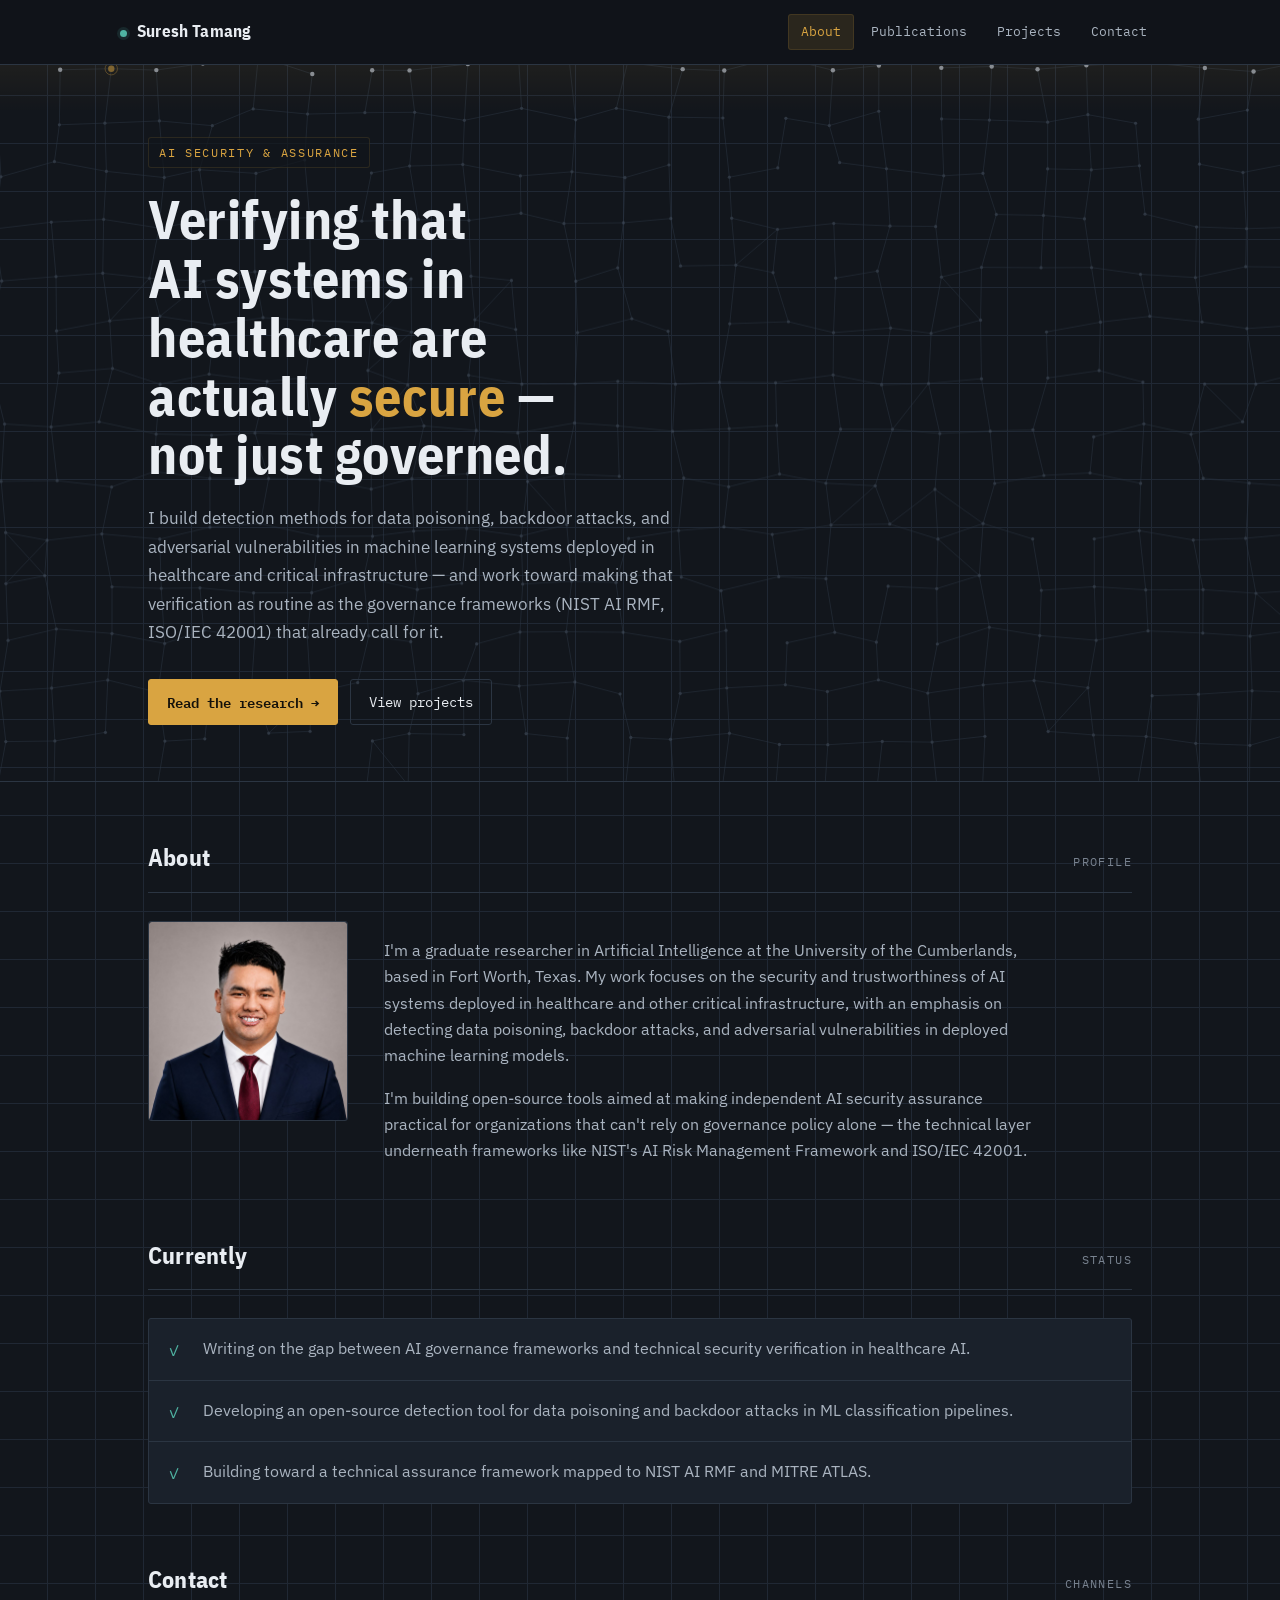
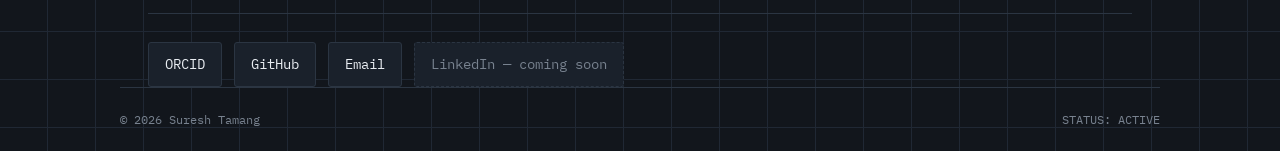
<file: index.html>
<!DOCTYPE html>
<html lang="en">
<head>
<meta charset="UTF-8">
<meta name="viewport" content="width=device-width, initial-scale=1.0">
<title>Suresh Tamang</title>
<meta name="description" content="Suresh Tamang — AI security and assurance research: detecting data poisoning, backdoor attacks, and adversarial vulnerabilities in AI systems deployed in healthcare and critical infrastructure.">
<link rel="preconnect" href="https://fonts.googleapis.com">
<link rel="preconnect" href="https://fonts.gstatic.com" crossorigin>
<link href="https://fonts.googleapis.com/css2?family=IBM+Plex+Mono:wght@400;500;600&family=IBM+Plex+Sans:wght@400;500;600;700&family=IBM+Plex+Sans+Condensed:wght@600;700&display=swap" rel="stylesheet">
<link rel="stylesheet" href="style.css?v=3">
</head>
<body>

<header class="console-header">
  <div class="wrap bar">
    <a class="id" href="index.html">
      <span class="status-dot" aria-hidden="true"></span>
      <span class="name">Suresh Tamang</span>
    </a>
    <nav>
      <a href="index.html" class="active">About</a>
      <a href="writing.html">Publications</a>
      <a href="projects.html">Projects</a>
      <a href="#contact">Contact</a>
    </nav>
  </div>
</header>

<section class="scan-panel">
  <canvas data-scan aria-hidden="true"></canvas>
  <div class="wrap">
    <span class="eyebrow">AI security &amp; assurance</span>
    <h1 class="hero-title">Verifying that AI systems in healthcare are actually <span class="accent-word">secure</span> — not just governed.</h1>
    <p class="hero-lede">
      I build detection methods for data poisoning, backdoor attacks, and adversarial
      vulnerabilities in machine learning systems deployed in healthcare and critical
      infrastructure — and work toward making that verification as routine as the
      governance frameworks (NIST AI RMF, ISO/IEC 42001) that already call for it.
    </p>
    <div class="hero-actions">
      <a class="btn primary" href="writing.html">Read the research →</a>
      <a class="btn" href="projects.html">View projects</a>
    </div>
  </div>
</section>

<main class="wrap">

  <section class="section" id="about">
    <div class="section-head">
      <h2>About</h2>
      <span class="label">Profile</span>
    </div>
    <div class="about-grid">
      <div class="headshot-frame has-photo">
        <span class="bracket tl"></span><span class="bracket tr"></span>
        <span class="bracket bl"></span><span class="bracket br"></span>
        <img src="img/headshot.jpg" alt="Suresh Tamang" width="800" height="800" style="width:100%;height:100%;object-fit:cover;border-radius:var(--radius);display:block;">
      </div>
      <div class="about-body">
        <p>
          I'm a graduate researcher in Artificial Intelligence at the University of the
          Cumberlands, based in Fort Worth, Texas. My work focuses on the security and
          trustworthiness of AI systems deployed in healthcare and other critical
          infrastructure, with an emphasis on detecting data poisoning, backdoor attacks,
          and adversarial vulnerabilities in deployed machine learning models.
        </p>
        <p>
          I'm building open-source tools aimed at making independent AI security assurance
          practical for organizations that can't rely on governance policy alone — the
          technical layer underneath frameworks like NIST's AI Risk Management Framework
          and ISO/IEC 42001.
        </p>
      </div>
    </div>
  </section>

  <section class="section">
    <div class="section-head">
      <h2>Currently</h2>
      <span class="label">Status</span>
    </div>
    <div class="readout-list">
      <div class="row">
        <span class="tick">✓</span>
        <p>Writing on the gap between AI governance frameworks and technical security verification in healthcare AI.</p>
      </div>
      <div class="row">
        <span class="tick">✓</span>
        <p>Developing an open-source detection tool for data poisoning and backdoor attacks in ML classification pipelines.</p>
      </div>
      <div class="row">
        <span class="tick">✓</span>
        <p>Building toward a technical assurance framework mapped to NIST AI RMF and MITRE ATLAS.</p>
      </div>
    </div>
  </section>

  <section class="section" id="contact">
    <div class="section-head">
      <h2>Contact</h2>
      <span class="label">Channels</span>
    </div>
    <div class="contact-grid">
      <a class="contact-chip" href="https://orcid.org/0009-0003-0771-6626" target="_blank" rel="noopener">ORCID</a>
      <a class="contact-chip" href="https://github.com/tsurace37" target="_blank" rel="noopener">GitHub</a>
      <a class="contact-chip" href="mailto:tsurace37@users.noreply.github.com">Email</a>
      <span class="contact-chip is-pending" aria-disabled="true">LinkedIn — coming soon</span>
    </div>
  </section>

</main>

<footer class="console-footer wrap">
  <span>© 2026 Suresh Tamang</span>
  <span class="mono">STATUS: ACTIVE</span>
</footer>

<script src="scan.js"></script>
</body>
</html>
</file>
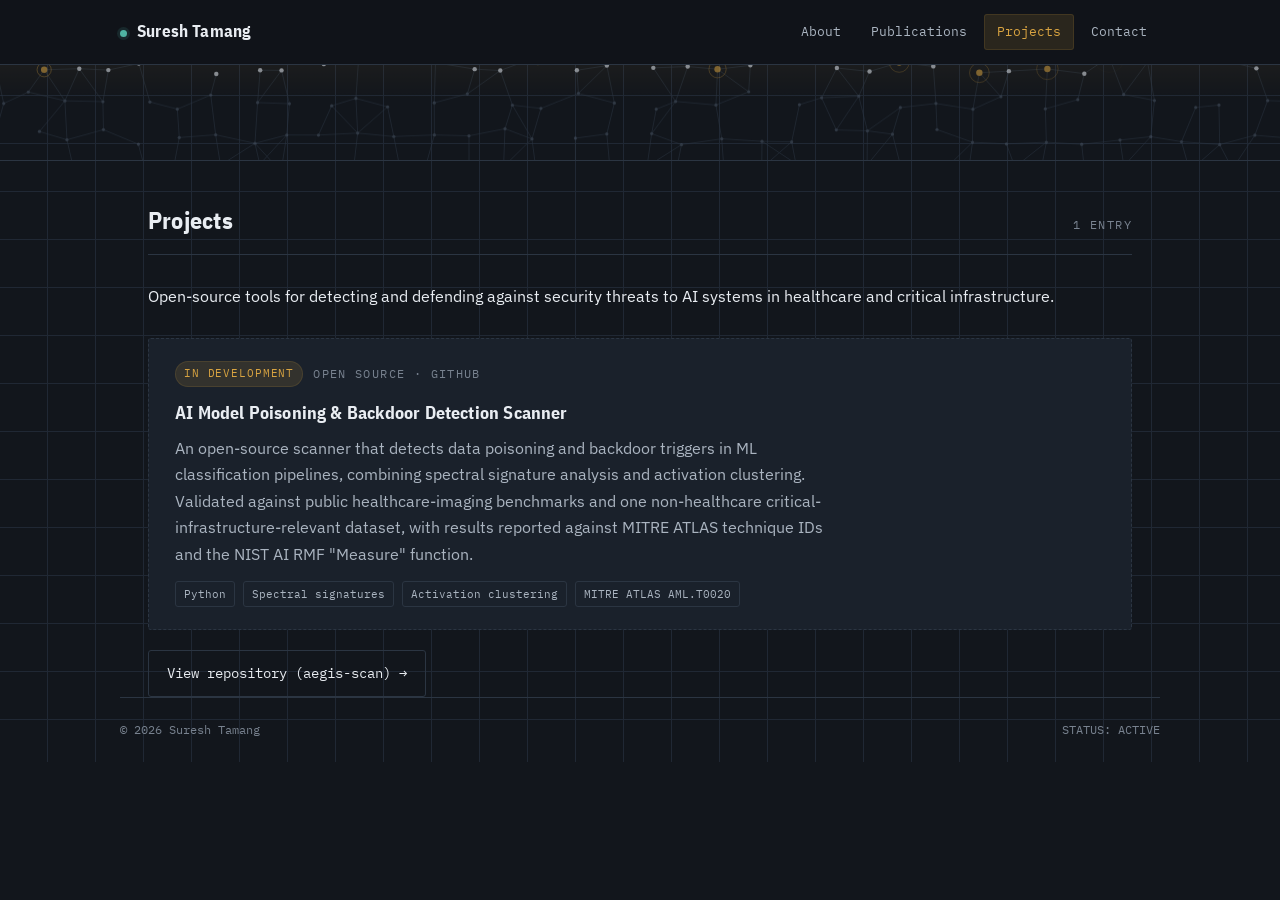
<file: projects.html>
<!DOCTYPE html>
<html lang="en">
<head>
<meta charset="UTF-8">
<meta name="viewport" content="width=device-width, initial-scale=1.0">
<title>Projects — Suresh Tamang</title>
<link rel="preconnect" href="https://fonts.googleapis.com">
<link rel="preconnect" href="https://fonts.gstatic.com" crossorigin>
<link href="https://fonts.googleapis.com/css2?family=IBM+Plex+Mono:wght@400;500;600&family=IBM+Plex+Sans:wght@400;500;600;700&family=IBM+Plex+Sans+Condensed:wght@600;700&display=swap" rel="stylesheet">
<link rel="stylesheet" href="style.css?v=3">
</head>
<body>

<header class="console-header">
  <div class="wrap bar">
    <a class="id" href="index.html">
      <span class="status-dot" aria-hidden="true"></span>
      <span class="name">Suresh Tamang</span>
    </a>
    <nav>
      <a href="index.html">About</a>
      <a href="writing.html">Publications</a>
      <a href="projects.html" class="active">Projects</a>
      <a href="index.html#contact">Contact</a>
    </nav>
  </div>
</header>

<section class="scan-strip"><canvas data-scan data-spacing="36" aria-hidden="true"></canvas></section>

<main class="wrap" style="padding-top:40px;">
  <div class="section-head">
    <h2>Projects</h2>
    <span class="label">1 entry</span>
  </div>
  <p class="intro" style="margin-bottom:28px;">Open-source tools for detecting and defending against security threats to AI systems in healthcare and critical infrastructure.</p>

  <div class="entry-list">
    <div class="entry is-pending">
      <div class="entry-meta">
        <span class="pill status-pending">In development</span>
        <span class="label">Open source · GitHub</span>
      </div>
      <h3>AI Model Poisoning &amp; Backdoor Detection Scanner</h3>
      <p class="desc">
        An open-source scanner that detects data poisoning and backdoor triggers in ML
        classification pipelines, combining spectral signature analysis and activation
        clustering. Validated against public healthcare-imaging benchmarks and one
        non-healthcare critical-infrastructure-relevant dataset, with results reported
        against MITRE ATLAS technique IDs and the NIST AI RMF "Measure" function.
      </p>
      <div class="tag-row">
        <span class="tag">Python</span>
        <span class="tag">Spectral signatures</span>
        <span class="tag">Activation clustering</span>
        <span class="tag">MITRE ATLAS AML.T0020</span>
      </div>
    </div>
  </div>

  <a class="btn" style="margin-top:20px;" href="https://github.com/tsurace37/aegis-scan" target="_blank" rel="noopener">View repository (aegis-scan) →</a>
</main>

<footer class="console-footer wrap">
  <span>© 2026 Suresh Tamang</span>
  <span class="mono">STATUS: ACTIVE</span>
</footer>

<script src="scan.js"></script>
</body>
</html>
</file>
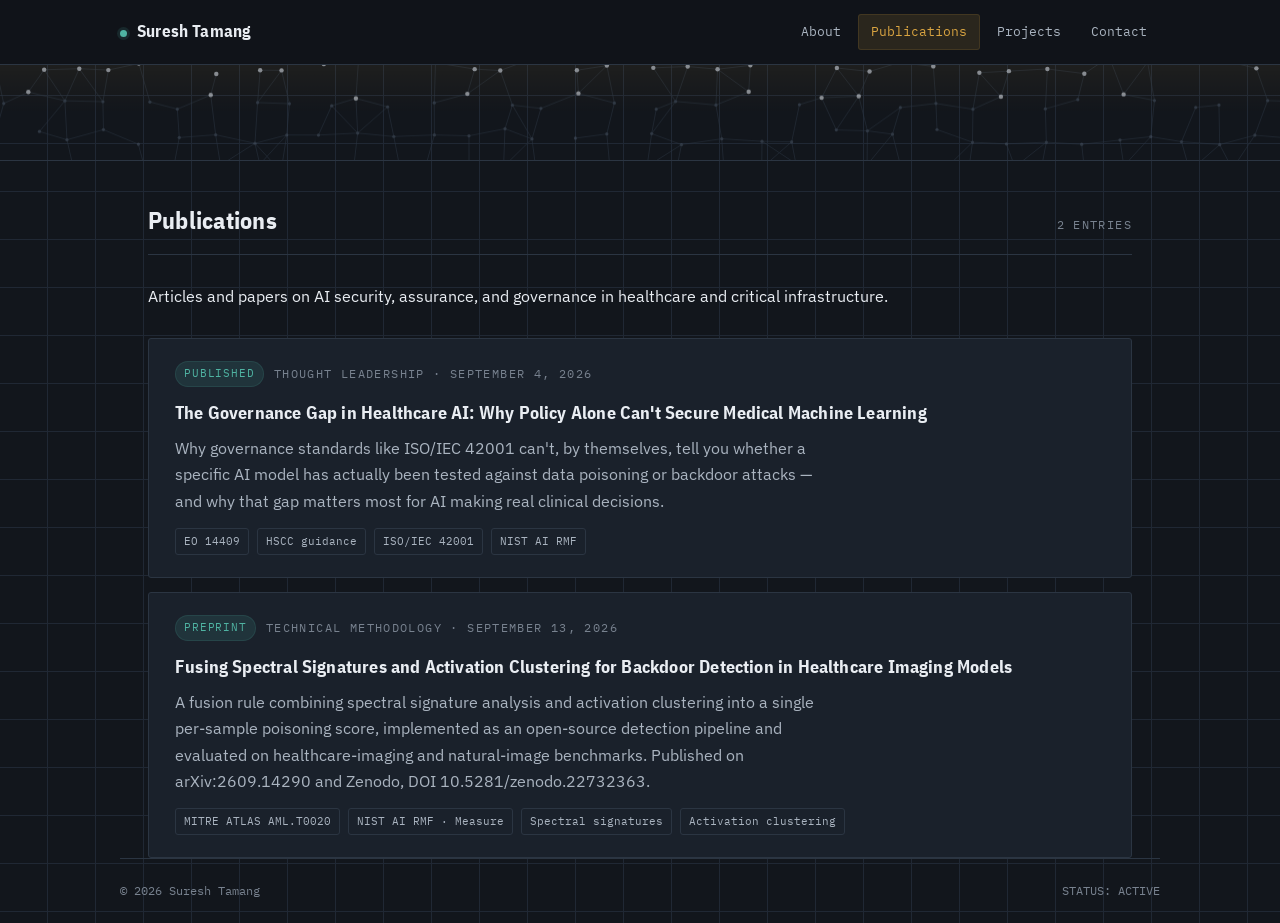
<file: writing.html>
<!DOCTYPE html>
<html lang="en">
<head>
<meta charset="UTF-8">
<meta name="viewport" content="width=device-width, initial-scale=1.0">
<title>Publications — Suresh Tamang</title>
<link rel="preconnect" href="https://fonts.googleapis.com">
<link rel="preconnect" href="https://fonts.gstatic.com" crossorigin>
<link href="https://fonts.googleapis.com/css2?family=IBM+Plex+Mono:wght@400;500;600&family=IBM+Plex+Sans:wght@400;500;600;700&family=IBM+Plex+Sans+Condensed:wght@600;700&display=swap" rel="stylesheet">
<link rel="stylesheet" href="style.css?v=3">
</head>
<body>

<header class="console-header">
  <div class="wrap bar">
    <a class="id" href="index.html">
      <span class="status-dot" aria-hidden="true"></span>
      <span class="name">Suresh Tamang</span>
    </a>
    <nav>
      <a href="index.html">About</a>
      <a href="writing.html" class="active">Publications</a>
      <a href="projects.html">Projects</a>
      <a href="index.html#contact">Contact</a>
    </nav>
  </div>
</header>

<section class="scan-strip"><canvas data-scan data-spacing="36" aria-hidden="true"></canvas></section>

<main class="wrap" style="padding-top:40px;">
  <div class="section-head">
    <h2>Publications</h2>
    <span class="label">2 entries</span>
  </div>
  <p class="intro" style="margin-bottom:28px;">Articles and papers on AI security, assurance, and governance in healthcare and critical infrastructure.</p>

  <div class="entry-list">
    <a class="entry" href="writing/governance-gap.html">
      <div class="entry-meta">
        <span class="pill status-live">Published</span>
        <span class="label">Thought leadership · September 4, 2026</span>
      </div>
      <h3>The Governance Gap in Healthcare AI: Why Policy Alone Can't Secure Medical Machine Learning</h3>
      <p class="desc">
        Why governance standards like ISO/IEC 42001 can't, by themselves, tell you whether a
        specific AI model has actually been tested against data poisoning or backdoor
        attacks — and why that gap matters most for AI making real clinical decisions.
      </p>
      <div class="tag-row">
        <span class="tag">EO 14409</span>
        <span class="tag">HSCC guidance</span>
        <span class="tag">ISO/IEC 42001</span>
        <span class="tag">NIST AI RMF</span>
      </div>
    </a>

    <a class="entry" href="writing/data-poisoning-detection.html">
      <div class="entry-meta">
        <span class="pill status-live">Preprint</span>
        <span class="label">Technical methodology · September 13, 2026</span>
      </div>
      <h3>Fusing Spectral Signatures and Activation Clustering for Backdoor Detection in Healthcare Imaging Models</h3>
      <p class="desc">
        A fusion rule combining spectral signature analysis and activation clustering into a
        single per-sample poisoning score, implemented as an open-source detection pipeline
        and evaluated on healthcare-imaging and natural-image benchmarks. Published on
        arXiv:2609.14290 and Zenodo, DOI 10.5281/zenodo.22732363.
      </p>
      <div class="tag-row">
        <span class="tag">MITRE ATLAS AML.T0020</span>
        <span class="tag">NIST AI RMF · Measure</span>
        <span class="tag">Spectral signatures</span>
        <span class="tag">Activation clustering</span>
      </div>
    </a>
  </div>
</main>

<footer class="console-footer wrap">
  <span>© 2026 Suresh Tamang</span>
  <span class="mono">STATUS: ACTIVE</span>
</footer>

<script src="scan.js"></script>
</body>
</html>
</file>
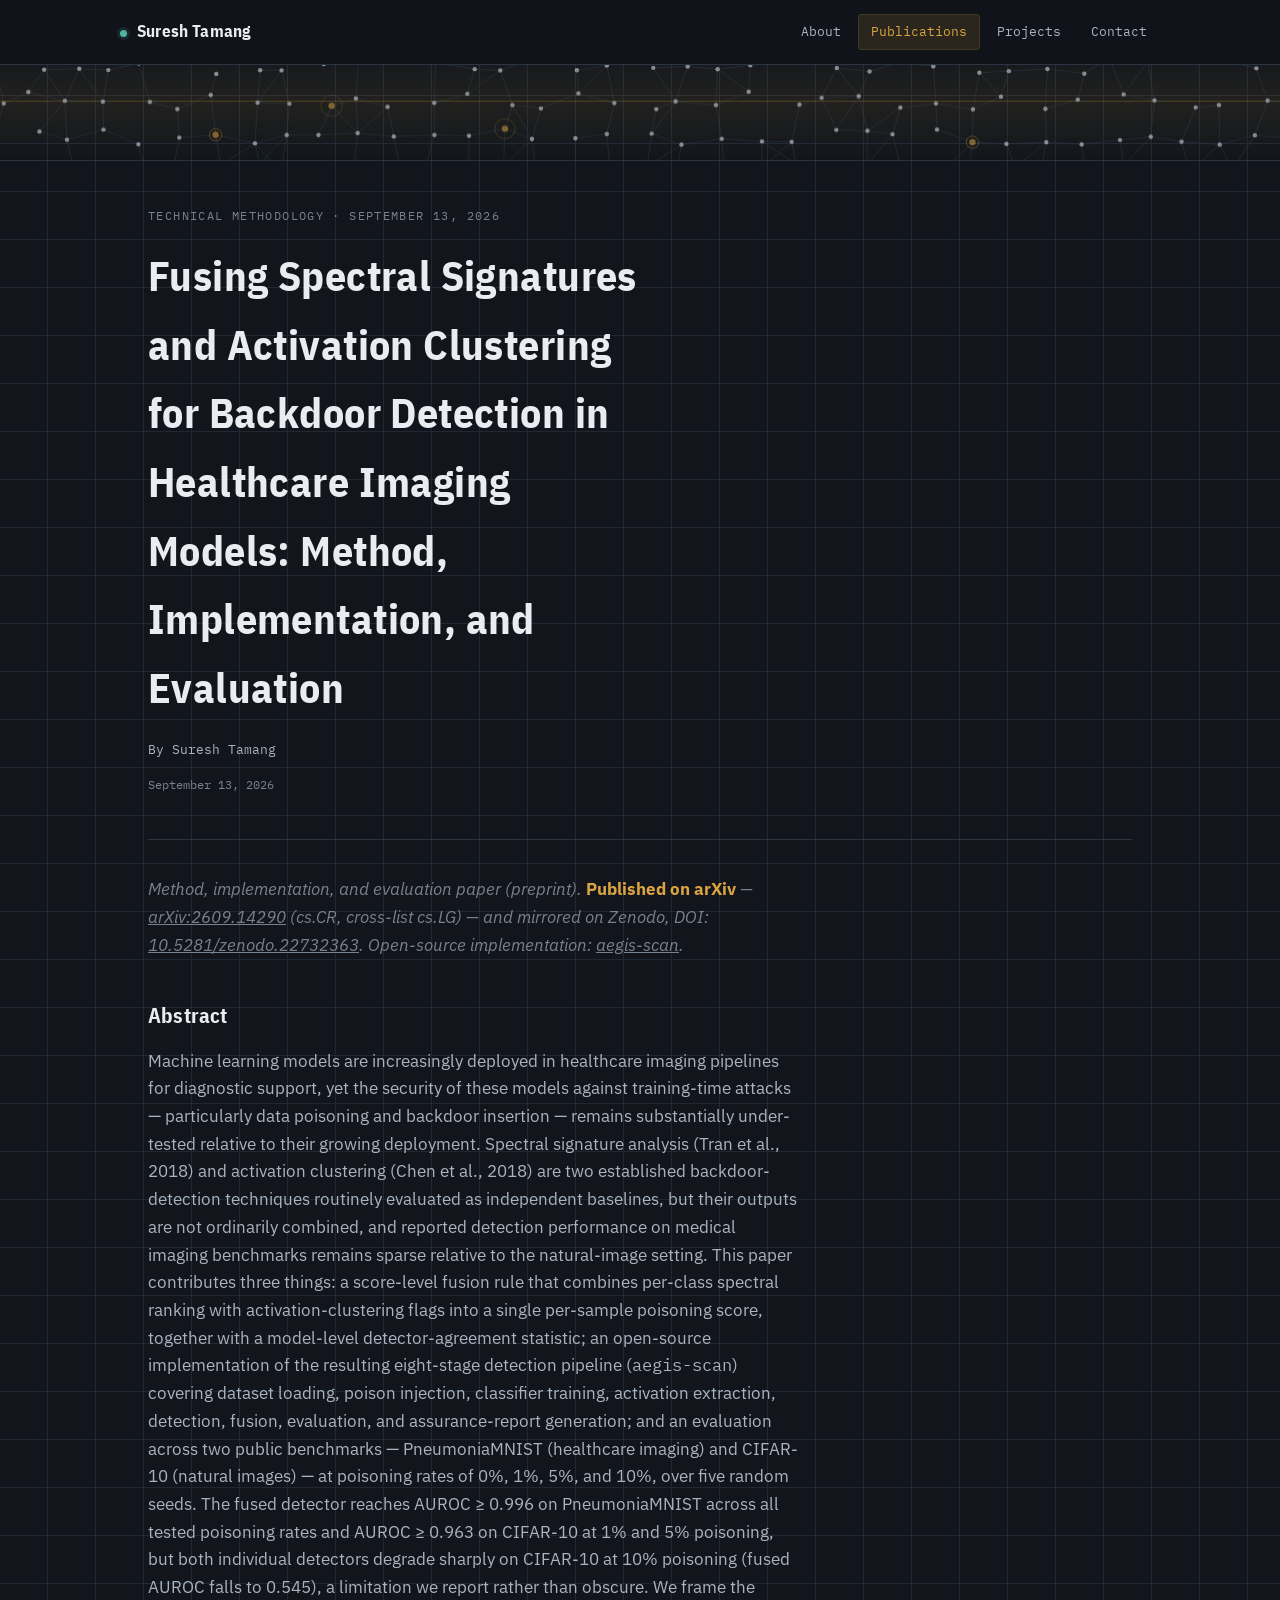
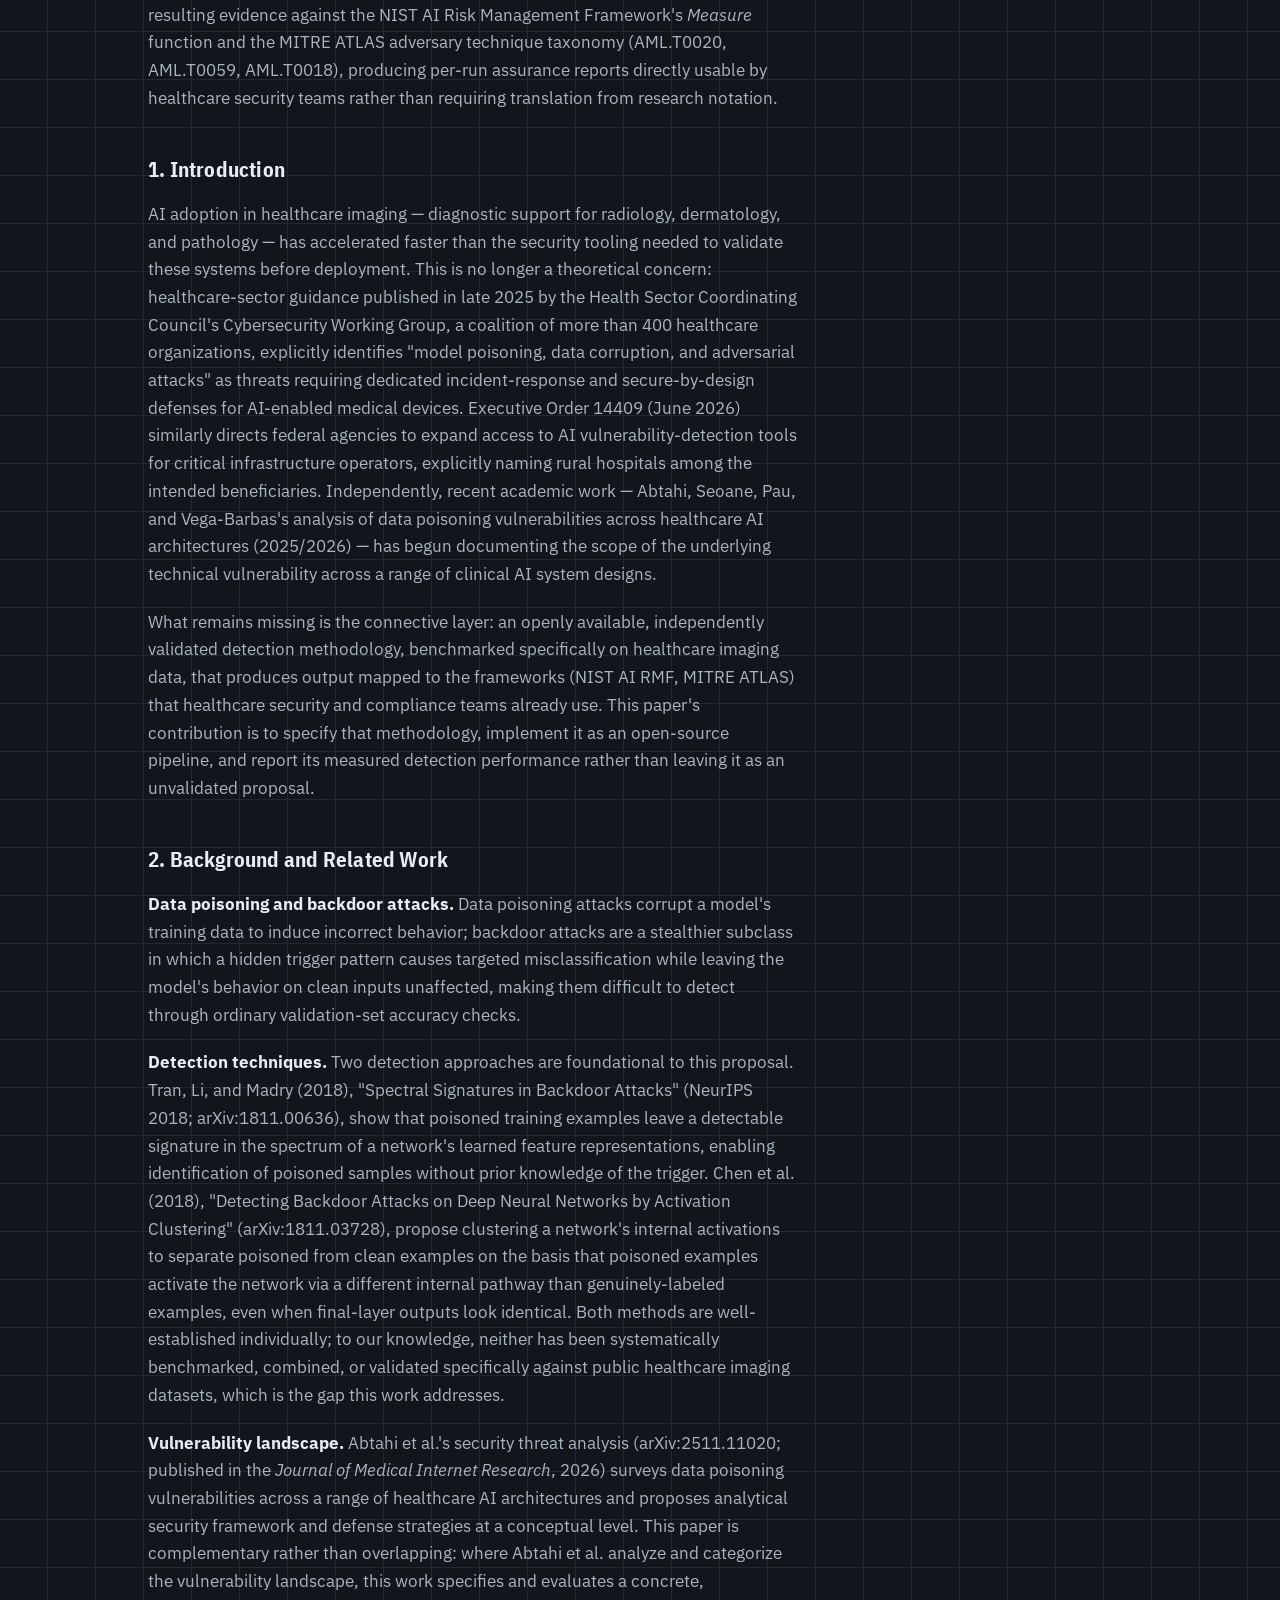
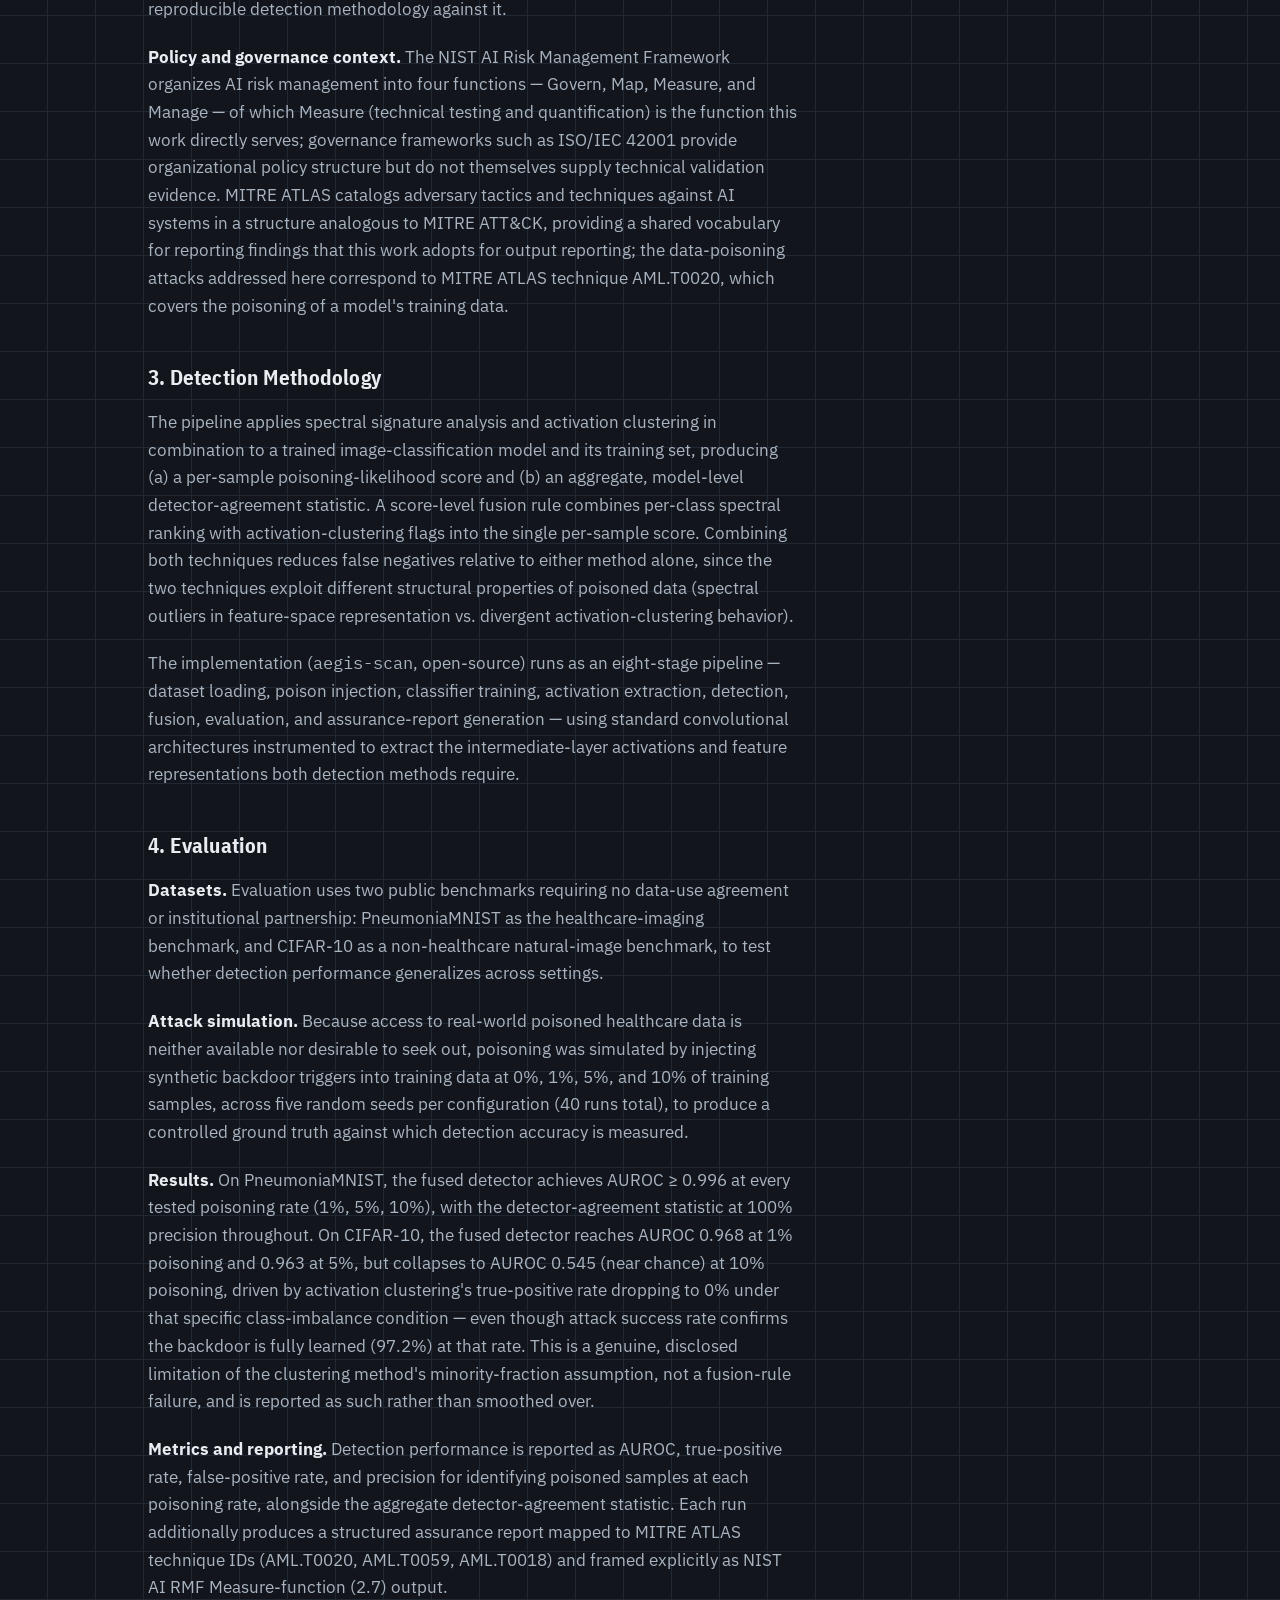
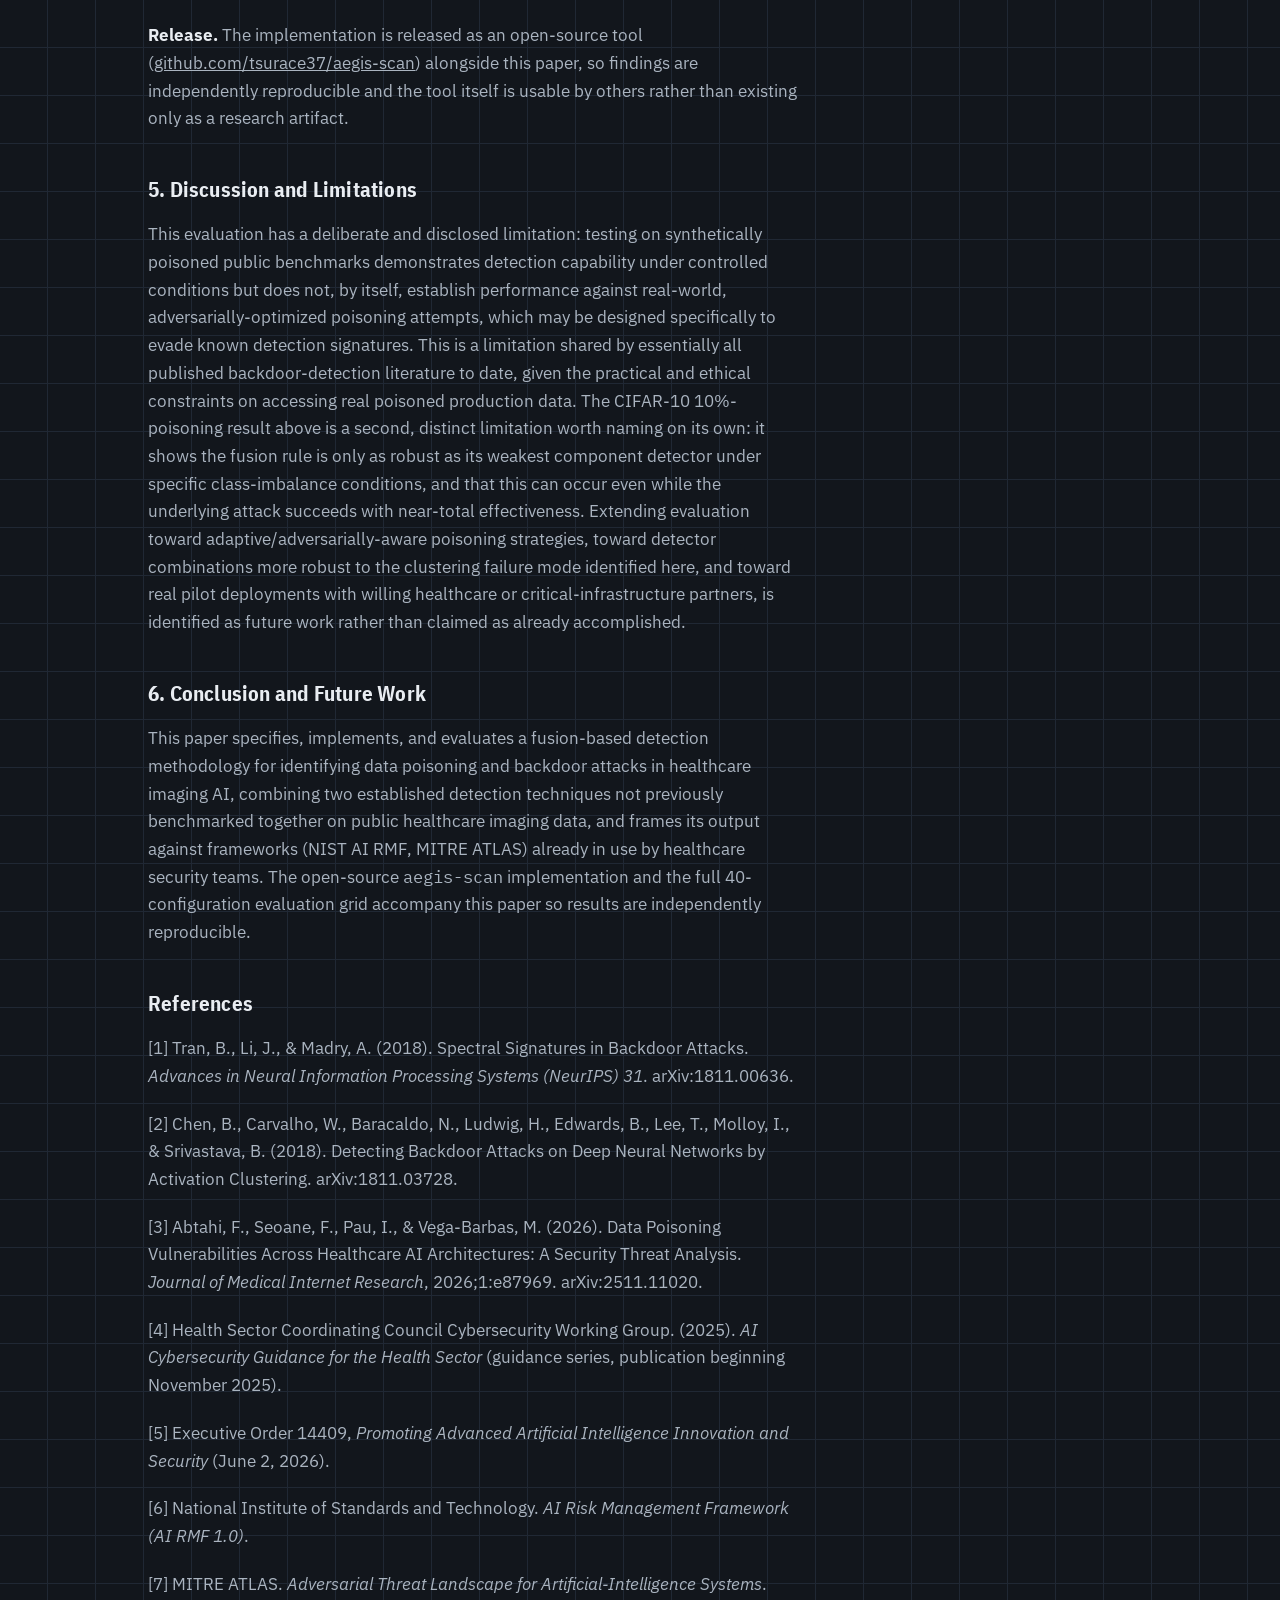
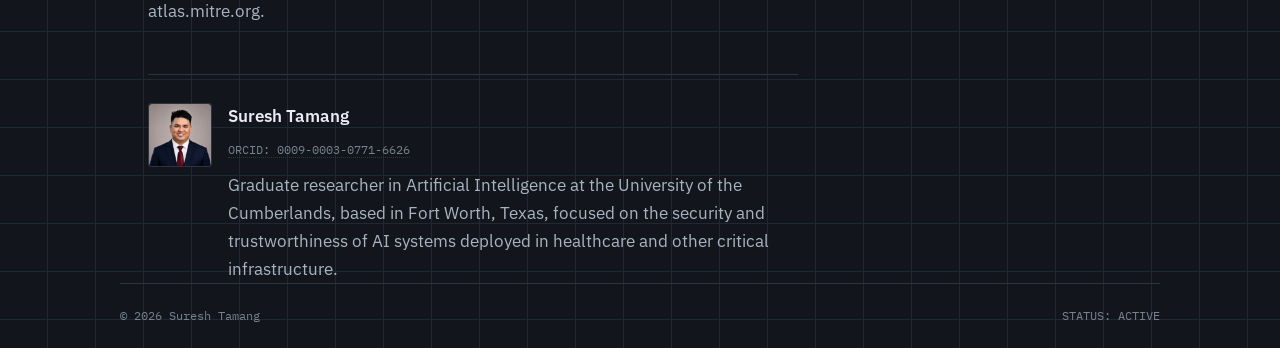
<file: writing/data-poisoning-detection.html>
<!DOCTYPE html>
<html lang="en">
<head>
<meta charset="UTF-8">
<meta name="viewport" content="width=device-width, initial-scale=1.0">
<title>Fusing Spectral Signatures and Activation Clustering for Backdoor Detection in Healthcare Imaging Models</title>
<meta name="description" content="A score-level fusion rule combining spectral signature analysis and activation clustering into a single per-sample poisoning score, implemented as an open-source detection pipeline and evaluated on healthcare-imaging and natural-image benchmarks.">
<link rel="preconnect" href="https://fonts.googleapis.com">
<link rel="preconnect" href="https://fonts.gstatic.com" crossorigin>
<link href="https://fonts.googleapis.com/css2?family=IBM+Plex+Mono:wght@400;500;600&family=IBM+Plex+Sans:wght@400;500;600;700&family=IBM+Plex+Sans+Condensed:wght@600;700&display=swap" rel="stylesheet">
<link rel="stylesheet" href="../style.css?v=3">
</head>
<body>

<header class="console-header">
  <div class="wrap bar">
    <a class="id" href="../index.html">
      <span class="status-dot" aria-hidden="true"></span>
      <span class="name">Suresh Tamang</span>
    </a>
    <nav>
      <a href="../index.html">About</a>
      <a href="../writing.html" class="active">Publications</a>
      <a href="../projects.html">Projects</a>
      <a href="../index.html#contact">Contact</a>
    </nav>
  </div>
</header>

<section class="scan-strip"><canvas data-scan data-spacing="36" aria-hidden="true"></canvas></section>

<main class="wrap">
  <div class="article-head" style="padding-top:40px;">
    <span class="label">Technical methodology · September 13, 2026</span>
    <h1 style="margin-top:14px;">Fusing Spectral Signatures and Activation Clustering for Backdoor Detection in Healthcare Imaging Models: Method, Implementation, and Evaluation</h1>
    <p class="byline">By Suresh Tamang</p>
    <p class="byline-date">September 13, 2026</p>
  </div>

  <article class="article-body">
    <p style="font-style:italic; color:var(--muted);">Method, implementation, and evaluation paper (preprint). <strong style="color:var(--accent); font-style:normal;">Published on arXiv</strong> — <a href="https://arxiv.org/abs/2609.14290" target="_blank" rel="noopener">arXiv:2609.14290</a> (cs.CR, cross-list cs.LG) — and mirrored on Zenodo, DOI: <a href="https://doi.org/10.5281/zenodo.22732363" target="_blank" rel="noopener">10.5281/zenodo.22732363</a>. Open-source implementation: <a href="https://github.com/tsurace37/aegis-scan" target="_blank" rel="noopener">aegis-scan</a>.</p>

    <h2>Abstract</h2>
    <p>Machine learning models are increasingly deployed in healthcare imaging pipelines for diagnostic support, yet the security of these models against training-time attacks — particularly data poisoning and backdoor insertion — remains substantially under-tested relative to their growing deployment. Spectral signature analysis (Tran et al., 2018) and activation clustering (Chen et al., 2018) are two established backdoor-detection techniques routinely evaluated as independent baselines, but their outputs are not ordinarily combined, and reported detection performance on medical imaging benchmarks remains sparse relative to the natural-image setting. This paper contributes three things: a score-level fusion rule that combines per-class spectral ranking with activation-clustering flags into a single per-sample poisoning score, together with a model-level detector-agreement statistic; an open-source implementation of the resulting eight-stage detection pipeline (<code>aegis-scan</code>) covering dataset loading, poison injection, classifier training, activation extraction, detection, fusion, evaluation, and assurance-report generation; and an evaluation across two public benchmarks — PneumoniaMNIST (healthcare imaging) and CIFAR-10 (natural images) — at poisoning rates of 0%, 1%, 5%, and 10%, over five random seeds. The fused detector reaches AUROC ≥ 0.996 on PneumoniaMNIST across all tested poisoning rates and AUROC ≥ 0.963 on CIFAR-10 at 1% and 5% poisoning, but both individual detectors degrade sharply on CIFAR-10 at 10% poisoning (fused AUROC falls to 0.545), a limitation we report rather than obscure. We frame the resulting evidence against the NIST AI Risk Management Framework's <em>Measure</em> function and the MITRE ATLAS adversary technique taxonomy (AML.T0020, AML.T0059, AML.T0018), producing per-run assurance reports directly usable by healthcare security teams rather than requiring translation from research notation.</p>

    <h2>1. Introduction</h2>
    <p>AI adoption in healthcare imaging — diagnostic support for radiology, dermatology, and pathology — has accelerated faster than the security tooling needed to validate these systems before deployment. This is no longer a theoretical concern: healthcare-sector guidance published in late 2025 by the Health Sector Coordinating Council's Cybersecurity Working Group, a coalition of more than 400 healthcare organizations, explicitly identifies "model poisoning, data corruption, and adversarial attacks" as threats requiring dedicated incident-response and secure-by-design defenses for AI-enabled medical devices. Executive Order 14409 (June 2026) similarly directs federal agencies to expand access to AI vulnerability-detection tools for critical infrastructure operators, explicitly naming rural hospitals among the intended beneficiaries. Independently, recent academic work — Abtahi, Seoane, Pau, and Vega-Barbas's analysis of data poisoning vulnerabilities across healthcare AI architectures (2025/2026) — has begun documenting the scope of the underlying technical vulnerability across a range of clinical AI system designs.</p>
    <p>What remains missing is the connective layer: an openly available, independently validated detection methodology, benchmarked specifically on healthcare imaging data, that produces output mapped to the frameworks (NIST AI RMF, MITRE ATLAS) that healthcare security and compliance teams already use. This paper's contribution is to specify that methodology, implement it as an open-source pipeline, and report its measured detection performance rather than leaving it as an unvalidated proposal.</p>

    <h2>2. Background and Related Work</h2>
    <p><strong>Data poisoning and backdoor attacks.</strong> Data poisoning attacks corrupt a model's training data to induce incorrect behavior; backdoor attacks are a stealthier subclass in which a hidden trigger pattern causes targeted misclassification while leaving the model's behavior on clean inputs unaffected, making them difficult to detect through ordinary validation-set accuracy checks.</p>
    <p><strong>Detection techniques.</strong> Two detection approaches are foundational to this proposal. Tran, Li, and Madry (2018), "Spectral Signatures in Backdoor Attacks" (NeurIPS 2018; arXiv:1811.00636), show that poisoned training examples leave a detectable signature in the spectrum of a network's learned feature representations, enabling identification of poisoned samples without prior knowledge of the trigger. Chen et al. (2018), "Detecting Backdoor Attacks on Deep Neural Networks by Activation Clustering" (arXiv:1811.03728), propose clustering a network's internal activations to separate poisoned from clean examples on the basis that poisoned examples activate the network via a different internal pathway than genuinely-labeled examples, even when final-layer outputs look identical. Both methods are well-established individually; to our knowledge, neither has been systematically benchmarked, combined, or validated specifically against public healthcare imaging datasets, which is the gap this work addresses.</p>
    <p><strong>Vulnerability landscape.</strong> Abtahi et al.'s security threat analysis (arXiv:2511.11020; published in the <em>Journal of Medical Internet Research</em>, 2026) surveys data poisoning vulnerabilities across a range of healthcare AI architectures and proposes analytical security framework and defense strategies at a conceptual level. This paper is complementary rather than overlapping: where Abtahi et al. analyze and categorize the vulnerability landscape, this work specifies and evaluates a concrete, reproducible detection methodology against it.</p>
    <p><strong>Policy and governance context.</strong> The NIST AI Risk Management Framework organizes AI risk management into four functions — Govern, Map, Measure, and Manage — of which Measure (technical testing and quantification) is the function this work directly serves; governance frameworks such as ISO/IEC 42001 provide organizational policy structure but do not themselves supply technical validation evidence. MITRE ATLAS catalogs adversary tactics and techniques against AI systems in a structure analogous to MITRE ATT&amp;CK, providing a shared vocabulary for reporting findings that this work adopts for output reporting; the data-poisoning attacks addressed here correspond to MITRE ATLAS technique AML.T0020, which covers the poisoning of a model's training data.</p>

    <h2>3. Detection Methodology</h2>
    <p>The pipeline applies spectral signature analysis and activation clustering in combination to a trained image-classification model and its training set, producing (a) a per-sample poisoning-likelihood score and (b) an aggregate, model-level detector-agreement statistic. A score-level fusion rule combines per-class spectral ranking with activation-clustering flags into the single per-sample score. Combining both techniques reduces false negatives relative to either method alone, since the two techniques exploit different structural properties of poisoned data (spectral outliers in feature-space representation vs. divergent activation-clustering behavior).</p>
    <p>The implementation (<code>aegis-scan</code>, open-source) runs as an eight-stage pipeline — dataset loading, poison injection, classifier training, activation extraction, detection, fusion, evaluation, and assurance-report generation — using standard convolutional architectures instrumented to extract the intermediate-layer activations and feature representations both detection methods require.</p>

    <h2>4. Evaluation</h2>
    <p><strong>Datasets.</strong> Evaluation uses two public benchmarks requiring no data-use agreement or institutional partnership: PneumoniaMNIST as the healthcare-imaging benchmark, and CIFAR-10 as a non-healthcare natural-image benchmark, to test whether detection performance generalizes across settings.</p>
    <p><strong>Attack simulation.</strong> Because access to real-world poisoned healthcare data is neither available nor desirable to seek out, poisoning was simulated by injecting synthetic backdoor triggers into training data at 0%, 1%, 5%, and 10% of training samples, across five random seeds per configuration (40 runs total), to produce a controlled ground truth against which detection accuracy is measured.</p>
    <p><strong>Results.</strong> On PneumoniaMNIST, the fused detector achieves AUROC ≥ 0.996 at every tested poisoning rate (1%, 5%, 10%), with the detector-agreement statistic at 100% precision throughout. On CIFAR-10, the fused detector reaches AUROC 0.968 at 1% poisoning and 0.963 at 5%, but collapses to AUROC 0.545 (near chance) at 10% poisoning, driven by activation clustering's true-positive rate dropping to 0% under that specific class-imbalance condition — even though attack success rate confirms the backdoor is fully learned (97.2%) at that rate. This is a genuine, disclosed limitation of the clustering method's minority-fraction assumption, not a fusion-rule failure, and is reported as such rather than smoothed over.</p>
    <p><strong>Metrics and reporting.</strong> Detection performance is reported as AUROC, true-positive rate, false-positive rate, and precision for identifying poisoned samples at each poisoning rate, alongside the aggregate detector-agreement statistic. Each run additionally produces a structured assurance report mapped to MITRE ATLAS technique IDs (AML.T0020, AML.T0059, AML.T0018) and framed explicitly as NIST AI RMF Measure-function (2.7) output.</p>
    <p><strong>Release.</strong> The implementation is released as an open-source tool (<a href="https://github.com/tsurace37/aegis-scan" target="_blank" rel="noopener">github.com/tsurace37/aegis-scan</a>) alongside this paper, so findings are independently reproducible and the tool itself is usable by others rather than existing only as a research artifact.</p>

    <h2>5. Discussion and Limitations</h2>
    <p>This evaluation has a deliberate and disclosed limitation: testing on synthetically poisoned public benchmarks demonstrates detection capability under controlled conditions but does not, by itself, establish performance against real-world, adversarially-optimized poisoning attempts, which may be designed specifically to evade known detection signatures. This is a limitation shared by essentially all published backdoor-detection literature to date, given the practical and ethical constraints on accessing real poisoned production data. The CIFAR-10 10%-poisoning result above is a second, distinct limitation worth naming on its own: it shows the fusion rule is only as robust as its weakest component detector under specific class-imbalance conditions, and that this can occur even while the underlying attack succeeds with near-total effectiveness. Extending evaluation toward adaptive/adversarially-aware poisoning strategies, toward detector combinations more robust to the clustering failure mode identified here, and toward real pilot deployments with willing healthcare or critical-infrastructure partners, is identified as future work rather than claimed as already accomplished.</p>

    <h2>6. Conclusion and Future Work</h2>
    <p>This paper specifies, implements, and evaluates a fusion-based detection methodology for identifying data poisoning and backdoor attacks in healthcare imaging AI, combining two established detection techniques not previously benchmarked together on public healthcare imaging data, and frames its output against frameworks (NIST AI RMF, MITRE ATLAS) already in use by healthcare security teams. The open-source <code>aegis-scan</code> implementation and the full 40-configuration evaluation grid accompany this paper so results are independently reproducible.</p>

    <h2>References</h2>
    <p>[1] Tran, B., Li, J., &amp; Madry, A. (2018). Spectral Signatures in Backdoor Attacks. <em>Advances in Neural Information Processing Systems (NeurIPS) 31</em>. arXiv:1811.00636.</p>
    <p>[2] Chen, B., Carvalho, W., Baracaldo, N., Ludwig, H., Edwards, B., Lee, T., Molloy, I., &amp; Srivastava, B. (2018). Detecting Backdoor Attacks on Deep Neural Networks by Activation Clustering. arXiv:1811.03728.</p>
    <p>[3] Abtahi, F., Seoane, F., Pau, I., &amp; Vega-Barbas, M. (2026). Data Poisoning Vulnerabilities Across Healthcare AI Architectures: A Security Threat Analysis. <em>Journal of Medical Internet Research</em>, 2026;1:e87969. arXiv:2511.11020.</p>
    <p>[4] Health Sector Coordinating Council Cybersecurity Working Group. (2025). <em>AI Cybersecurity Guidance for the Health Sector</em> (guidance series, publication beginning November 2025).</p>
    <p>[5] Executive Order 14409, <em>Promoting Advanced Artificial Intelligence Innovation and Security</em> (June 2, 2026).</p>
    <p>[6] National Institute of Standards and Technology. <em>AI Risk Management Framework (AI RMF 1.0)</em>.</p>
    <p>[7] MITRE ATLAS. <em>Adversarial Threat Landscape for Artificial-Intelligence Systems</em>. atlas.mitre.org.</p>

    <div class="article-author">
      <div class="headshot-frame has-photo">
        <span class="bracket tl"></span><span class="bracket tr"></span>
        <span class="bracket bl"></span><span class="bracket br"></span>
        <img src="../img/headshot.jpg" alt="Suresh Tamang" width="800" height="800" style="width:100%;height:100%;object-fit:cover;border-radius:var(--radius);display:block;">
      </div>
      <div>
        <p class="name">Suresh Tamang</p>
        <p class="orcid"><a href="https://orcid.org/0009-0003-0771-6626" target="_blank" rel="noopener">ORCID: 0009-0003-0771-6626</a></p>
        <p>Graduate researcher in Artificial Intelligence at the University of the Cumberlands, based in Fort Worth, Texas, focused on the security and trustworthiness of AI systems deployed in healthcare and other critical infrastructure.</p>
      </div>
    </div>
  </article>
</main>

<footer class="console-footer wrap">
  <span>© 2026 Suresh Tamang</span>
  <span class="mono">STATUS: ACTIVE</span>
</footer>

<script src="../scan.js"></script>
</body>
</html>
</file>
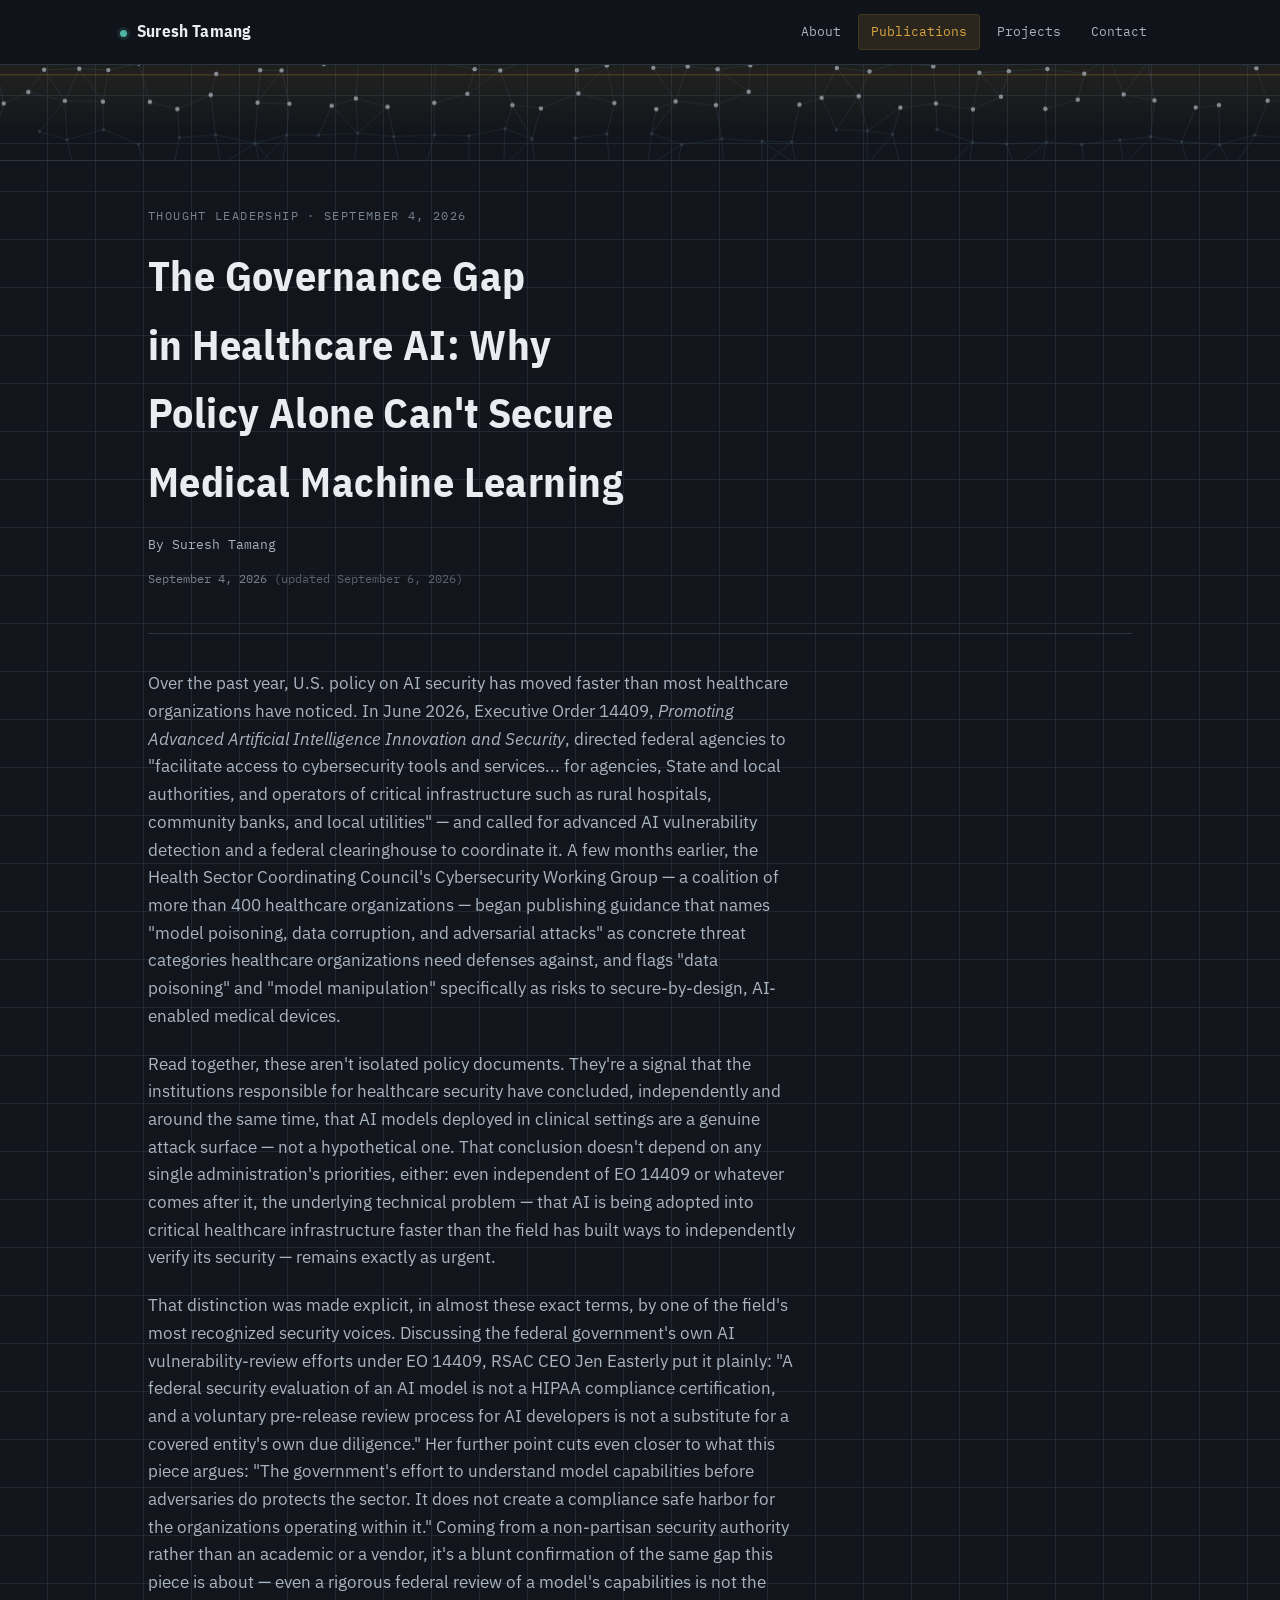
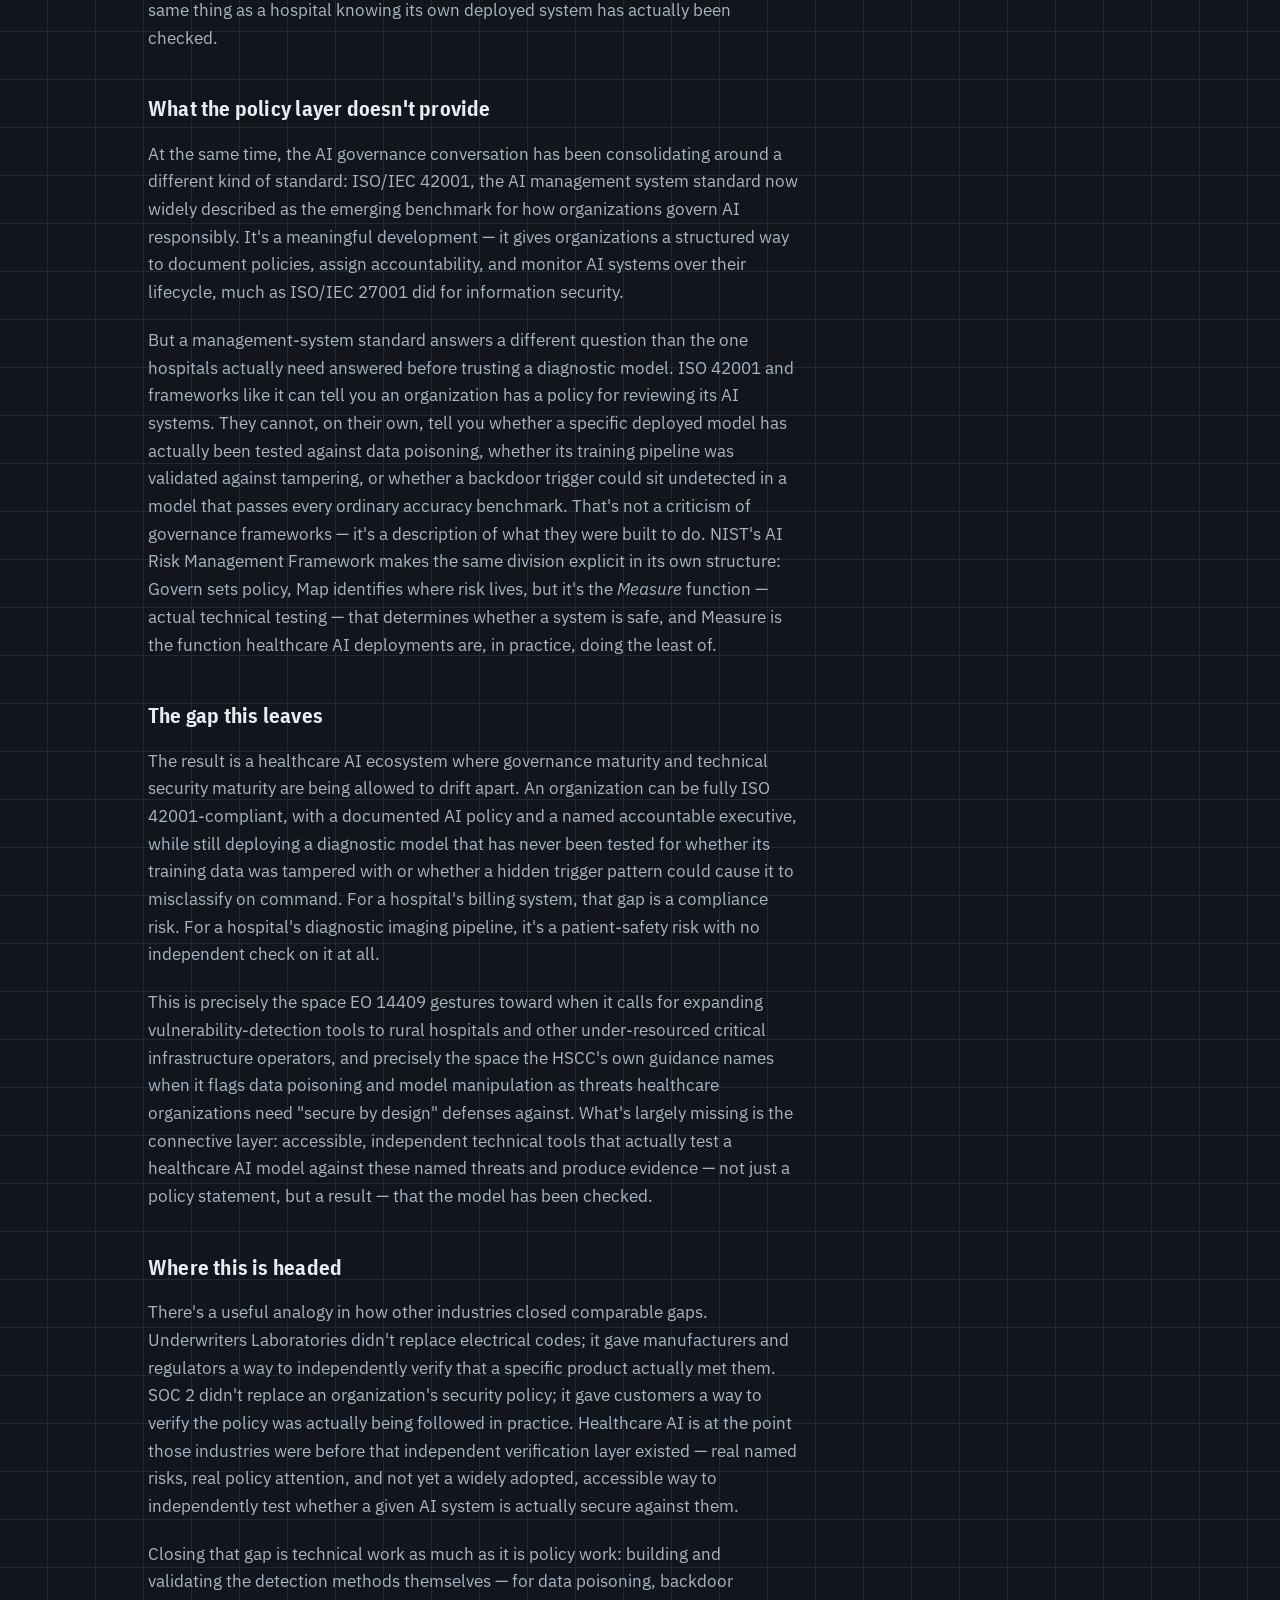
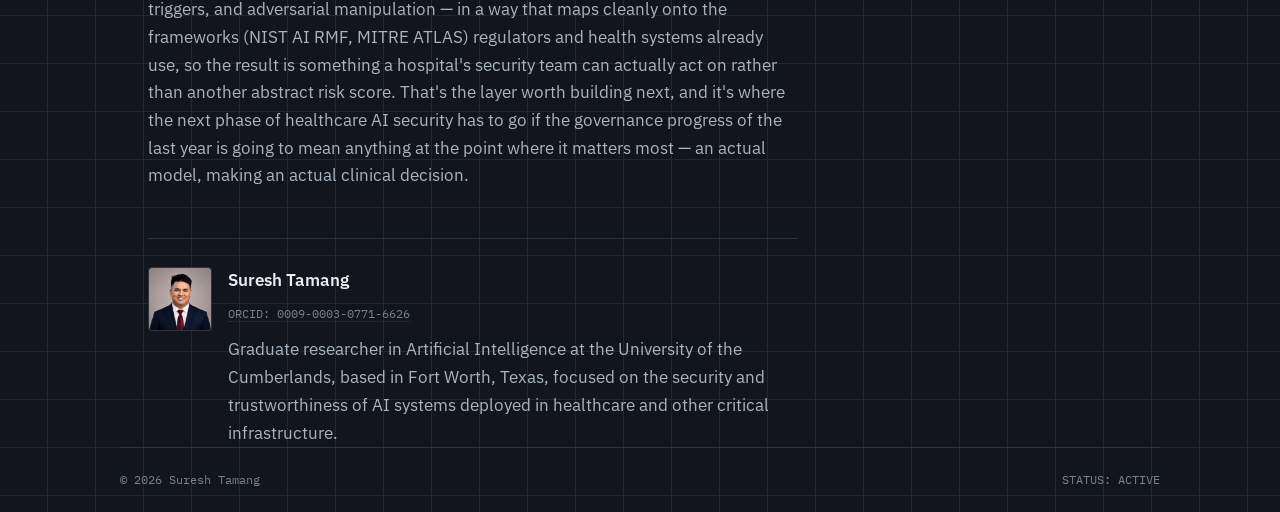
<file: writing/governance-gap.html>
<!DOCTYPE html>
<html lang="en">
<head>
<meta charset="UTF-8">
<meta name="viewport" content="width=device-width, initial-scale=1.0">
<title>The Governance Gap in Healthcare AI</title>
<meta name="description" content="Why governance standards like ISO/IEC 42001 can't, by themselves, tell you whether a healthcare AI model has actually been tested against data poisoning or backdoor attacks.">
<link rel="preconnect" href="https://fonts.googleapis.com">
<link rel="preconnect" href="https://fonts.gstatic.com" crossorigin>
<link href="https://fonts.googleapis.com/css2?family=IBM+Plex+Mono:wght@400;500;600&family=IBM+Plex+Sans:wght@400;500;600;700&family=IBM+Plex+Sans+Condensed:wght@600;700&display=swap" rel="stylesheet">
<link rel="stylesheet" href="../style.css?v=3">
</head>
<body>

<header class="console-header">
  <div class="wrap bar">
    <a class="id" href="../index.html">
      <span class="status-dot" aria-hidden="true"></span>
      <span class="name">Suresh Tamang</span>
    </a>
    <nav>
      <a href="../index.html">About</a>
      <a href="../writing.html" class="active">Publications</a>
      <a href="../projects.html">Projects</a>
      <a href="../index.html#contact">Contact</a>
    </nav>
  </div>
</header>

<section class="scan-strip"><canvas data-scan data-spacing="36" aria-hidden="true"></canvas></section>

<main class="wrap">
  <div class="article-head" style="padding-top:40px;">
    <span class="label">Thought leadership · September 4, 2026</span>
    <h1 style="margin-top:14px;">The Governance Gap in Healthcare AI: Why Policy Alone Can't Secure Medical Machine Learning</h1>
    <p class="byline">By Suresh Tamang</p>
    <p class="byline-date">September 4, 2026 <span style="opacity:0.7;">(updated September 6, 2026)</span></p>
  </div>

  <article class="article-body">
    <p>Over the past year, U.S. policy on AI security has moved faster than most healthcare organizations have noticed. In June 2026, Executive Order 14409, <em>Promoting Advanced Artificial Intelligence Innovation and Security</em>, directed federal agencies to "facilitate access to cybersecurity tools and services... for agencies, State and local authorities, and operators of critical infrastructure such as rural hospitals, community banks, and local utilities" — and called for advanced AI vulnerability detection and a federal clearinghouse to coordinate it. A few months earlier, the Health Sector Coordinating Council's Cybersecurity Working Group — a coalition of more than 400 healthcare organizations — began publishing guidance that names "model poisoning, data corruption, and adversarial attacks" as concrete threat categories healthcare organizations need defenses against, and flags "data poisoning" and "model manipulation" specifically as risks to secure-by-design, AI-enabled medical devices.</p>

    <p>Read together, these aren't isolated policy documents. They're a signal that the institutions responsible for healthcare security have concluded, independently and around the same time, that AI models deployed in clinical settings are a genuine attack surface — not a hypothetical one. That conclusion doesn't depend on any single administration's priorities, either: even independent of EO 14409 or whatever comes after it, the underlying technical problem — that AI is being adopted into critical healthcare infrastructure faster than the field has built ways to independently verify its security — remains exactly as urgent.</p>

    <p>That distinction was made explicit, in almost these exact terms, by one of the field's most recognized security voices. Discussing the federal government's own AI vulnerability-review efforts under EO 14409, RSAC CEO Jen Easterly put it plainly: "A federal security evaluation of an AI model is not a HIPAA compliance certification, and a voluntary pre-release review process for AI developers is not a substitute for a covered entity's own due diligence." Her further point cuts even closer to what this piece argues: "The government's effort to understand model capabilities before adversaries do protects the sector. It does not create a compliance safe harbor for the organizations operating within it." Coming from a non-partisan security authority rather than an academic or a vendor, it's a blunt confirmation of the same gap this piece is about — even a rigorous federal review of a model's capabilities is not the same thing as a hospital knowing its own deployed system has actually been checked.</p>

    <h2>What the policy layer doesn't provide</h2>

    <p>At the same time, the AI governance conversation has been consolidating around a different kind of standard: ISO/IEC 42001, the AI management system standard now widely described as the emerging benchmark for how organizations govern AI responsibly. It's a meaningful development — it gives organizations a structured way to document policies, assign accountability, and monitor AI systems over their lifecycle, much as ISO/IEC 27001 did for information security.</p>

    <p>But a management-system standard answers a different question than the one hospitals actually need answered before trusting a diagnostic model. ISO 42001 and frameworks like it can tell you an organization has a policy for reviewing its AI systems. They cannot, on their own, tell you whether a specific deployed model has actually been tested against data poisoning, whether its training pipeline was validated against tampering, or whether a backdoor trigger could sit undetected in a model that passes every ordinary accuracy benchmark. That's not a criticism of governance frameworks — it's a description of what they were built to do. NIST's AI Risk Management Framework makes the same division explicit in its own structure: Govern sets policy, Map identifies where risk lives, but it's the <em>Measure</em> function — actual technical testing — that determines whether a system is safe, and Measure is the function healthcare AI deployments are, in practice, doing the least of.</p>

    <h2>The gap this leaves</h2>

    <p>The result is a healthcare AI ecosystem where governance maturity and technical security maturity are being allowed to drift apart. An organization can be fully ISO 42001-compliant, with a documented AI policy and a named accountable executive, while still deploying a diagnostic model that has never been tested for whether its training data was tampered with or whether a hidden trigger pattern could cause it to misclassify on command. For a hospital's billing system, that gap is a compliance risk. For a hospital's diagnostic imaging pipeline, it's a patient-safety risk with no independent check on it at all.</p>

    <p>This is precisely the space EO 14409 gestures toward when it calls for expanding vulnerability-detection tools to rural hospitals and other under-resourced critical infrastructure operators, and precisely the space the HSCC's own guidance names when it flags data poisoning and model manipulation as threats healthcare organizations need "secure by design" defenses against. What's largely missing is the connective layer: accessible, independent technical tools that actually test a healthcare AI model against these named threats and produce evidence — not just a policy statement, but a result — that the model has been checked.</p>

    <h2>Where this is headed</h2>

    <p>There's a useful analogy in how other industries closed comparable gaps. Underwriters Laboratories didn't replace electrical codes; it gave manufacturers and regulators a way to independently verify that a specific product actually met them. SOC 2 didn't replace an organization's security policy; it gave customers a way to verify the policy was actually being followed in practice. Healthcare AI is at the point those industries were before that independent verification layer existed — real named risks, real policy attention, and not yet a widely adopted, accessible way to independently test whether a given AI system is actually secure against them.</p>

    <p>Closing that gap is technical work as much as it is policy work: building and validating the detection methods themselves — for data poisoning, backdoor triggers, and adversarial manipulation — in a way that maps cleanly onto the frameworks (NIST AI RMF, MITRE ATLAS) regulators and health systems already use, so the result is something a hospital's security team can actually act on rather than another abstract risk score. That's the layer worth building next, and it's where the next phase of healthcare AI security has to go if the governance progress of the last year is going to mean anything at the point where it matters most — an actual model, making an actual clinical decision.</p>

    <div class="article-author">
      <div class="headshot-frame has-photo">
        <span class="bracket tl"></span><span class="bracket tr"></span>
        <span class="bracket bl"></span><span class="bracket br"></span>
        <img src="../img/headshot.jpg" alt="Suresh Tamang" width="800" height="800" style="width:100%;height:100%;object-fit:cover;border-radius:var(--radius);display:block;">
      </div>
      <div>
        <p class="name">Suresh Tamang</p>
        <p class="orcid"><a href="https://orcid.org/0009-0003-0771-6626" target="_blank" rel="noopener">ORCID: 0009-0003-0771-6626</a></p>
        <p>Graduate researcher in Artificial Intelligence at the University of the Cumberlands, based in Fort Worth, Texas, focused on the security and trustworthiness of AI systems deployed in healthcare and other critical infrastructure.</p>
      </div>
    </div>
  </article>
</main>

<footer class="console-footer wrap">
  <span>© 2026 Suresh Tamang</span>
  <span class="mono">STATUS: ACTIVE</span>
</footer>

<script src="../scan.js"></script>
</body>
</html>
</file>
<file: style.css>
/* ============================================================
   Suresh Tamang — AI Security & Assurance
   Design system: a security-console aesthetic. Deliberately
   single-theme (dark) — this reads as a monitoring console,
   not a document, and that identity is the point.
   ============================================================ */

:root {
  /* Ground */
  --ground: #12161c;
  --surface: #1a212b;
  --surface-2: #212a36;
  --border: #2b3542;
  --border-soft: #202834;

  /* Ink */
  --ink: #e9edf2;
  --ink-dim: #aab4c0;
  --muted: #78828f;

  /* Accent — status-light amber (scan/in-progress) and
     verified teal (checked/clear). These double as the site's
     literal semantics: amber = in development, teal = verified. */
  --accent: #d9a441;
  --accent-soft: #d9a44122;
  --accent-ink: #14110a;
  --verify: #4fb3a2;
  --verify-soft: #4fb3a222;
  --alert: #d9704f;

  --radius: 3px;
  --measure: 65ch;
}

* { box-sizing: border-box; }

html { background: var(--ground); }

body {
  margin: 0;
  background: var(--ground);
  background-image:
    linear-gradient(var(--border-soft) 1px, transparent 1px),
    linear-gradient(90deg, var(--border-soft) 1px, transparent 1px);
  background-size: 48px 48px;
  background-position: -1px -1px;
  color: var(--ink);
  font-family: "IBM Plex Sans", -apple-system, "Segoe UI", Helvetica, Arial, sans-serif;
  font-size: 16px;
  line-height: 1.65;
  -webkit-font-smoothing: antialiased;
}

::selection { background: var(--accent-soft); color: var(--ink); }

a { color: inherit; }

h1, h2, h3 {
  font-family: "IBM Plex Sans Condensed", "IBM Plex Sans", sans-serif;
  font-weight: 700;
  text-wrap: balance;
  letter-spacing: 0.01em;
  margin: 0;
}

code, .mono {
  font-family: "IBM Plex Mono", ui-monospace, SFMono-Regular, Menlo, monospace;
}

.label {
  font-family: "IBM Plex Mono", monospace;
  font-size: 0.72rem;
  text-transform: uppercase;
  letter-spacing: 0.12em;
  color: var(--muted);
}

.wrap {
  max-width: 1040px;
  margin: 0 auto;
  padding: 0 28px;
}

a:focus-visible, button:focus-visible {
  outline: 2px solid var(--accent);
  outline-offset: 2px;
}

/* ---------------- Console header ---------------- */

.console-header {
  border-bottom: 1px solid var(--border);
  background: color-mix(in srgb, var(--ground) 88%, black);
  position: sticky;
  top: 0;
  z-index: 10;
  backdrop-filter: blur(6px);
}

.console-header .bar {
  display: flex;
  align-items: center;
  justify-content: space-between;
  gap: 16px;
  padding: 14px 0;
  flex-wrap: wrap;
}

.console-header .id {
  display: flex;
  align-items: baseline;
  gap: 10px;
  text-decoration: none;
}

.console-header .id .name {
  font-family: "IBM Plex Sans Condensed", sans-serif;
  font-weight: 700;
  font-size: 1.05rem;
  color: var(--ink);
  letter-spacing: 0.01em;
}

.status-dot {
  width: 7px;
  height: 7px;
  border-radius: 50%;
  background: var(--verify);
  box-shadow: 0 0 0 3px var(--verify-soft);
  flex: none;
}

@media (prefers-reduced-motion: no-preference) {
  .status-dot { animation: pulse-dot 2.4s ease-in-out infinite; }
}
@keyframes pulse-dot {
  0%, 100% { box-shadow: 0 0 0 3px var(--verify-soft); }
  50% { box-shadow: 0 0 0 6px transparent; }
}

.console-header nav {
  display: flex;
  gap: 4px;
  font-family: "IBM Plex Mono", monospace;
  font-size: 0.82rem;
}

.console-header nav a {
  text-decoration: none;
  color: var(--ink-dim);
  padding: 6px 12px;
  border-radius: var(--radius);
  border: 1px solid transparent;
}

.console-header nav a:hover { color: var(--ink); border-color: var(--border); }

.console-header nav a.active {
  color: var(--accent);
  border-color: var(--accent-soft);
  background: var(--accent-soft);
}

/* ---------------- Hero / scan panel ---------------- */

.scan-panel {
  position: relative;
  border-bottom: 1px solid var(--border);
  overflow: hidden;
}

.scan-panel canvas,
.scan-strip canvas {
  position: absolute;
  inset: 0;
  width: 100%;
  height: 100%;
  opacity: 0.55;
}

.scan-panel .wrap {
  position: relative;
  padding: 72px 28px 56px;
}

/* Shorter banner variant of the scan panel — same detect/flag/verify
   motif, sized down for pages that lead with content rather than a
   hero (Writing, Projects, article heads). No text sits on top of it,
   so it never competes with reading. */
.scan-strip {
  position: relative;
  height: 96px;
  border-bottom: 1px solid var(--border);
  overflow: hidden;
}

.eyebrow {
  display: inline-flex;
  align-items: center;
  gap: 8px;
  font-family: "IBM Plex Mono", monospace;
  font-size: 0.75rem;
  letter-spacing: 0.14em;
  text-transform: uppercase;
  color: var(--accent);
  border: 1px solid var(--accent-soft);
  background: color-mix(in srgb, var(--ground) 70%, transparent);
  padding: 5px 10px;
  border-radius: var(--radius);
  margin-bottom: 22px;
}

.hero-title {
  font-size: clamp(2.1rem, 4.6vw, 3.4rem);
  line-height: 1.08;
  max-width: 16ch;
  color: var(--ink);
}

.hero-title .accent-word { color: var(--accent); }

.hero-lede {
  margin-top: 20px;
  max-width: 58ch;
  font-size: 1.08rem;
  color: var(--ink-dim);
}

.hero-actions {
  margin-top: 32px;
  display: flex;
  gap: 12px;
  flex-wrap: wrap;
}

.btn {
  font-family: "IBM Plex Mono", monospace;
  font-size: 0.85rem;
  text-decoration: none;
  padding: 11px 18px;
  border-radius: var(--radius);
  border: 1px solid var(--border);
  color: var(--ink);
  display: inline-flex;
  align-items: center;
  gap: 8px;
}

.btn:hover { border-color: var(--ink-dim); }

.btn.primary {
  background: var(--accent);
  color: var(--accent-ink);
  border-color: var(--accent);
  font-weight: 600;
}

.btn.primary:hover { background: color-mix(in srgb, var(--accent) 88%, white); }

/* ---------------- Sections ---------------- */

main { padding-bottom: 96px; }

.section {
  padding: 56px 0 0;
}

.section-head {
  display: flex;
  align-items: baseline;
  justify-content: space-between;
  gap: 16px;
  border-bottom: 1px solid var(--border);
  padding-bottom: 14px;
  margin-bottom: 28px;
  flex-wrap: wrap;
}

.section-head h2 {
  font-size: 1.5rem;
}

.section p.intro {
  max-width: var(--measure);
  color: var(--ink-dim);
}

/* ---------------- Panels / cards ---------------- */

.panel {
  background: var(--surface);
  border: 1px solid var(--border);
  border-radius: var(--radius);
  padding: 24px 26px;
}

.panel + .panel { margin-top: 14px; }

.readout-list {
  display: grid;
  gap: 1px;
  background: var(--border);
  border: 1px solid var(--border);
  border-radius: var(--radius);
  overflow: hidden;
}

.readout-list .row {
  background: var(--surface);
  padding: 16px 20px;
  display: grid;
  grid-template-columns: 20px 1fr;
  gap: 14px;
  align-items: start;
}

.readout-list .row .tick {
  color: var(--verify);
  font-family: "IBM Plex Mono", monospace;
  margin-top: 2px;
}

.readout-list .row p { margin: 0; color: var(--ink-dim); }

/* Publication / project entries */

.entry-list {
  display: flex;
  flex-direction: column;
  gap: 14px;
}

.entry {
  background: var(--surface);
  border: 1px solid var(--border);
  border-radius: var(--radius);
  padding: 22px 26px;
  display: block;
  text-decoration: none;
  color: inherit;
}

.entry:hover { border-color: var(--ink-dim); }

.entry.is-pending { border-style: dashed; }

.entry-meta {
  display: flex;
  gap: 10px;
  align-items: center;
  flex-wrap: wrap;
  margin-bottom: 10px;
}

.pill {
  font-family: "IBM Plex Mono", monospace;
  font-size: 0.68rem;
  letter-spacing: 0.08em;
  text-transform: uppercase;
  padding: 3px 8px;
  border-radius: 999px;
  border: 1px solid var(--border);
  color: var(--ink-dim);
}

.pill.status-live { color: var(--verify); border-color: var(--verify-soft); background: var(--verify-soft); }
.pill.status-pending { color: var(--accent); border-color: var(--accent-soft); background: var(--accent-soft); }

.entry h3 {
  font-size: 1.15rem;
  margin-bottom: 8px;
  color: var(--ink);
}

.entry p.desc { margin: 0; color: var(--ink-dim); max-width: var(--measure); }

.tag-row {
  margin-top: 14px;
  display: flex;
  gap: 8px;
  flex-wrap: wrap;
}

.tag {
  font-family: "IBM Plex Mono", monospace;
  font-size: 0.7rem;
  color: var(--ink-dim);
  border: 1px solid var(--border);
  padding: 3px 8px;
  border-radius: var(--radius);
}

/* ---------------- About / headshot ---------------- */

.about-grid {
  display: grid;
  grid-template-columns: 200px 1fr;
  gap: 36px;
  align-items: start;
}

@media (max-width: 640px) {
  .about-grid { grid-template-columns: 1fr; }
}

.headshot-frame {
  position: relative;
  width: 100%;
  aspect-ratio: 1;
  border: 1px dashed var(--border);
  border-radius: var(--radius);
  background: var(--surface);
  display: flex;
  align-items: center;
  justify-content: center;
  overflow: hidden;
}

.headshot-frame .bracket {
  position: absolute;
  width: 16px;
  height: 16px;
  border: 2px solid var(--muted);
}
.headshot-frame .bracket.tl { top: 8px; left: 8px; border-right: none; border-bottom: none; }
.headshot-frame .bracket.tr { top: 8px; right: 8px; border-left: none; border-bottom: none; }
.headshot-frame .bracket.bl { bottom: 8px; left: 8px; border-right: none; border-top: none; }
.headshot-frame .bracket.br { bottom: 8px; right: 8px; border-left: none; border-top: none; }

.headshot-frame .placeholder-content {
  text-align: center;
  color: var(--muted);
}

.headshot-frame svg { width: 40px; height: 40px; opacity: 0.55; }

.headshot-frame .placeholder-label {
  margin-top: 8px;
  font-family: "IBM Plex Mono", monospace;
  font-size: 0.62rem;
  letter-spacing: 0.1em;
  text-transform: uppercase;
}

.headshot-frame img {
  width: 100%;
  height: 100%;
  object-fit: cover;
  border-radius: var(--radius);
  display: block;
}

.headshot-frame.has-photo {
  border-style: solid;
}

.headshot-frame.has-photo .bracket {
  display: none;
}

.about-body p { max-width: var(--measure); color: var(--ink-dim); }
.about-body p + p { margin-top: 14px; }

/* ---------------- Contact ---------------- */

.contact-grid {
  display: flex;
  gap: 12px;
  flex-wrap: wrap;
}

.contact-chip {
  display: inline-flex;
  align-items: center;
  gap: 8px;
  text-decoration: none;
  color: var(--ink);
  border: 1px solid var(--border);
  background: var(--surface);
  padding: 10px 16px;
  border-radius: var(--radius);
  font-family: "IBM Plex Mono", monospace;
  font-size: 0.85rem;
}

.contact-chip:hover { border-color: var(--accent); color: var(--accent); }

.contact-chip.is-pending {
  border-style: dashed;
  color: var(--muted);
  cursor: default;
}
.contact-chip.is-pending:hover { border-color: var(--border); color: var(--muted); }

/* ---------------- Article (long-form) ---------------- */

.article-head {
  padding: 56px 0 32px;
  border-bottom: 1px solid var(--border);
}

.article-head h1 {
  font-size: clamp(1.8rem, 3.6vw, 2.6rem);
  max-width: 22ch;
}

.article-head .byline {
  margin-top: 18px;
  font-family: "IBM Plex Mono", monospace;
  font-size: 0.82rem;
  color: var(--ink-dim);
}

.article-head .byline-date {
  margin-top: 4px;
  font-family: "IBM Plex Mono", monospace;
  font-size: 0.78rem;
  color: var(--muted);
}

.article-body {
  max-width: var(--measure);
  padding-top: 36px;
  font-size: 1.05rem;
}

.article-body p { margin: 0 0 20px; color: var(--ink-dim); }
.article-body h2 {
  font-size: 1.3rem;
  margin: 40px 0 14px;
  color: var(--ink);
}
.article-body strong { color: var(--ink); }
.article-body blockquote {
  margin: 24px 0;
  padding: 4px 0 4px 18px;
  border-left: 2px solid var(--accent);
  color: var(--ink);
  font-style: normal;
}

.article-author {
  margin-top: 48px;
  padding-top: 28px;
  border-top: 1px solid var(--border);
  display: grid;
  grid-template-columns: 64px 1fr;
  gap: 16px;
  align-items: start;
}

.article-author .headshot-frame { aspect-ratio: 1; }
.article-author .headshot-frame svg { width: 22px; height: 22px; }
.article-author .headshot-frame .placeholder-label { display: none; }

.article-author p { color: var(--ink-dim); max-width: var(--measure); margin: 0; }
.article-author .name { color: var(--ink); font-weight: 600; margin-bottom: 4px; }
.article-author .orcid { margin-bottom: 10px; }
.article-author .orcid a {
  font-family: "IBM Plex Mono", monospace;
  font-size: 0.78rem;
  color: var(--muted);
  text-decoration: none;
  border-bottom: 1px dotted var(--border);
}
.article-author .orcid a:hover { color: var(--accent); border-color: var(--accent); }

/* ---------------- Footer ---------------- */

footer.console-footer {
  border-top: 1px solid var(--border);
  padding: 22px 0;
  font-family: "IBM Plex Mono", monospace;
  font-size: 0.75rem;
  color: var(--muted);
  display: flex;
  justify-content: space-between;
  flex-wrap: wrap;
  gap: 8px;
}

/* ---------------- Load-in sequence ----------------
   Pure CSS, no JS/observer dependency: every element is fully
   visible at rest (animation always resolves to its 100% frame),
   so nothing depends on script execution to become readable. */

@media (prefers-reduced-motion: no-preference) {
  .eyebrow { animation: rise 0.5s ease both; }
  .hero-title { animation: rise 0.5s 0.06s ease both; }
  .hero-lede { animation: rise 0.5s 0.12s ease both; }
  .hero-actions { animation: rise 0.5s 0.18s ease both; }
}

@keyframes rise {
  from { opacity: 0; transform: translateY(8px); }
  to { opacity: 1; transform: translateY(0); }
}
</file>
